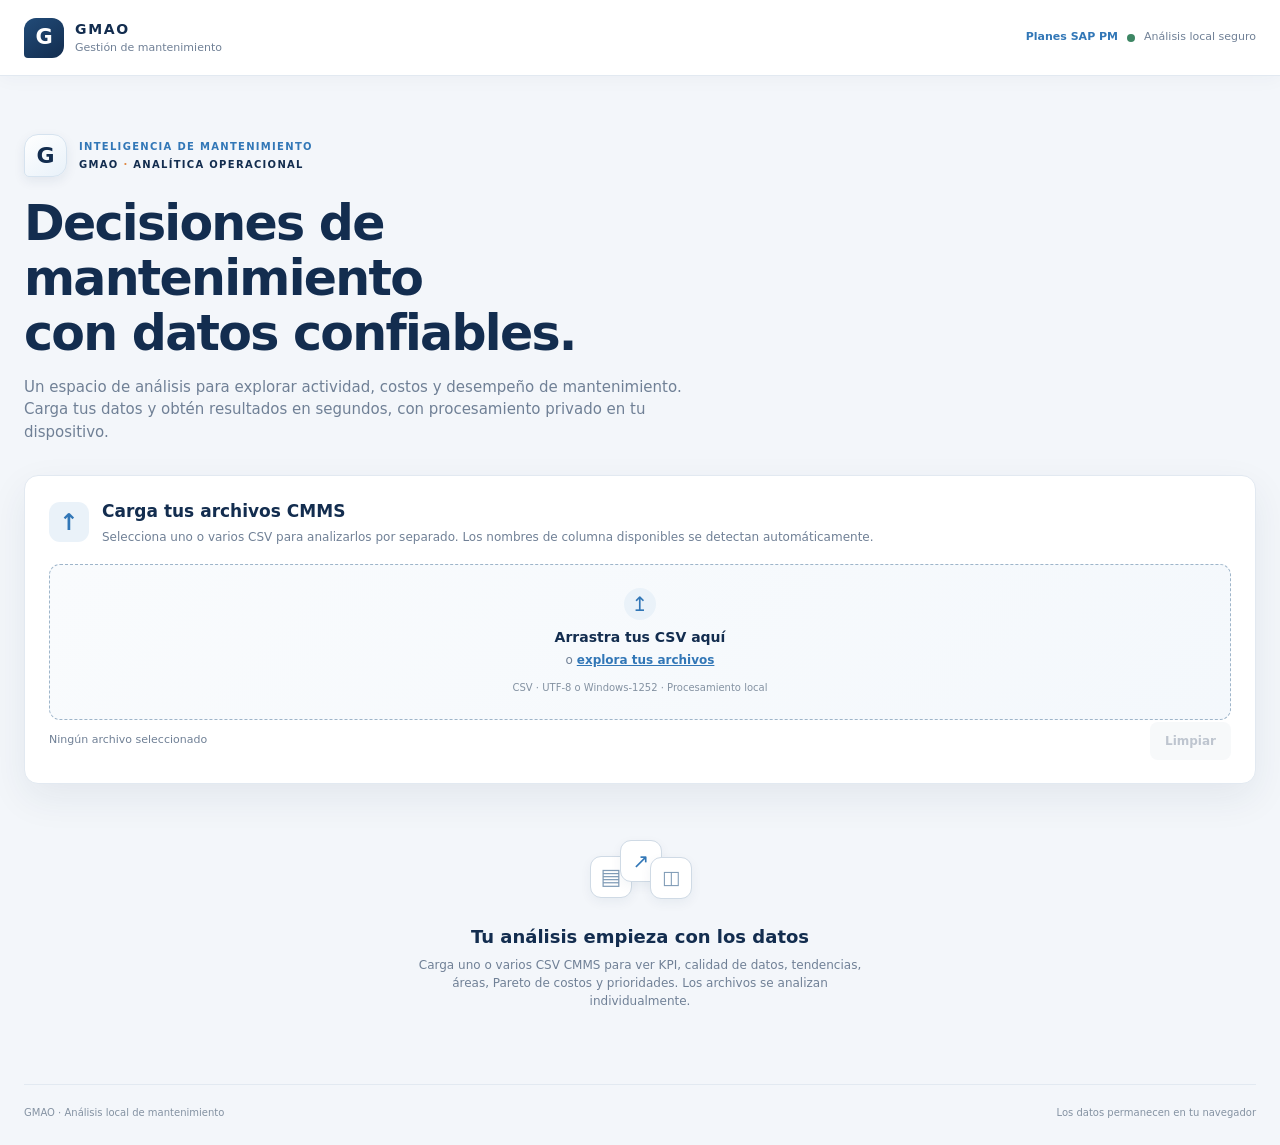
<file: index.html>
<!doctype html>
<html lang="es">
<head>
  <meta charset="utf-8">
  <meta name="viewport" content="width=device-width, initial-scale=1">
  <meta name="theme-color" content="#17365d">
  <meta name="description" content="Aplicación estática para analizar datos CMMS localmente, explorar indicadores y exportar informes PDF.">
  <title>GMAO | Panel de mantenimiento</title>
  <link rel="stylesheet" href="styles.css">
  <script src="app.js" defer></script>
</head>
<body>
  <header class="topbar">
    <a class="brand" href="#" aria-label="GMAO, inicio">
      <span class="brand-mark">G</span>
      <span><strong>GMAO</strong><small>Gestión de mantenimiento</small></span>
    </a>
    <div class="topbar-meta"><a href="planes-pm.html">Planes SAP PM</a><span class="live-dot"></span><span>Análisis local seguro</span></div>
  </header>

  <main class="page-shell">
    <section class="hero">
      <div class="hero-brand"><span class="hero-brand-mark" aria-hidden="true">G</span><span><span class="eyebrow">INTELIGENCIA DE MANTENIMIENTO</span><strong>GMAO <span>·</span> ANALÍTICA OPERACIONAL</strong></span></div>
      <h1>Decisiones de mantenimiento<br class="desktop-break"> con datos confiables.</h1>
      <p>Un espacio de análisis para explorar actividad, costos y desempeño de mantenimiento. Carga tus datos y obtén resultados en segundos, con procesamiento privado en tu dispositivo.</p>
    </section>

    <section class="upload-card panel" aria-labelledby="upload-title">
      <div class="upload-intro">
        <div class="section-icon" aria-hidden="true">↑</div>
        <div>
          <h2 id="upload-title">Carga tus archivos CMMS</h2>
          <p>Selecciona uno o varios CSV para analizarlos por separado. Los nombres de columna disponibles se detectan automáticamente.</p>
        </div>
      </div>
      <label class="dropzone" id="dropzone" for="fileInput">
        <span class="upload-symbol" aria-hidden="true">↥</span>
        <span class="drop-title">Arrastra tus CSV aquí</span>
        <span class="drop-subtitle">o <span class="link-text">explora tus archivos</span></span>
        <span class="file-hint">CSV · UTF-8 o Windows-1252 · Procesamiento local</span>
      </label>
      <input id="fileInput" type="file" accept=".csv,text/csv" multiple>
      <div class="upload-actions">
        <div id="fileList" class="file-list" aria-live="polite">Ningún archivo seleccionado</div>
        <button id="clearButton" class="button button-quiet" type="button" disabled>Limpiar</button>
      </div>
      <div id="loadMessage" class="message" role="status" aria-live="polite"></div>
    </section>

    <section id="dashboard" hidden>
      <div class="dashboard-heading">
        <div>
          <div class="eyebrow">INTELIGENCIA DE MANTENIMIENTO · INFORME DINÁMICO</div>
          <h2>Resumen ejecutivo</h2>
          <p id="datasetSummary" class="muted"></p>
        </div>
        <div class="dashboard-controls">
          <button id="pdfButton" class="button button-primary" type="button" title="Abre la vista de impresión para guardar el informe como PDF">Exportar informe PDF</button>
        </div>
      </div>

      <section class="filter-panel" aria-labelledby="filter-heading">
        <div class="filter-panel-heading"><div><div class="eyebrow">ANÁLISIS SEGMENTADO</div><h3 id="filter-heading">Refinar selección</h3></div><button id="resetFilters" class="button button-quiet" type="button">Restablecer filtros</button></div>
        <div class="filter-grid">
          <label class="filter-field" for="groupFilter"><span>Archivo / grupo</span><select id="groupFilter" aria-label="Filtrar por archivo o grupo"></select></label>
          <label class="filter-field" for="areaFilter"><span>Área</span><select id="areaFilter" aria-label="Filtrar por área"></select></label>
          <label class="filter-field" for="shiftFilter"><span>Turno</span><select id="shiftFilter" aria-label="Filtrar por turno"></select></label>
          <label class="filter-field" for="plannerFilter"><span>Grupo planificador</span><select id="plannerFilter" aria-label="Filtrar por grupo planificador"></select></label>
        </div>
        <p id="activeFilterSummary" class="filter-summary" aria-live="polite"></p>
      </section>

      <div id="warningList" class="notice-stack"></div>
      <section class="quality-card" aria-labelledby="quality-title">
        <div class="chart-heading"><h3 id="quality-title">Calidad y estructura de los datos</h3><span>por archivo cargado</span></div>
        <div class="table-scroll"><table><thead><tr><th>Archivo</th><th>Filas</th><th>OT únicas</th><th>Filas con OT repetida</th><th>OT vacías</th><th>Fechas no válidas</th></tr></thead><tbody id="qualityTable"></tbody></table></div>
      </section>
      <div id="kpiGrid" class="kpi-grid"></div>

      <section class="content-section">
        <div class="section-heading">
          <div><div class="eyebrow">VOLUMEN Y MIX</div><h2>Actividad de mantenimiento</h2></div>
          <p>Órdenes registradas por fecha de inicio y distribución por categoría.</p>
        </div>
        <div class="chart-grid chart-grid-wide">
          <article class="chart-card"><div class="chart-heading"><h3>Evolución mensual</h3><span>OT / mes</span></div><div id="monthlyChart" class="chart-slot"></div></article>
          <article class="chart-card"><div class="chart-heading"><h3>Tipo de mantenimiento</h3><span>órdenes</span></div><div id="maintenanceChart" class="chart-slot"></div></article>
        </div>
        <div class="chart-grid">
          <article class="chart-card"><div class="chart-heading"><h3>Estados de órdenes</h3><span>órdenes</span></div><div id="statusChart" class="chart-slot"></div></article>
          <article class="chart-card"><div class="chart-heading"><h3>Órdenes por clase</h3><span>órdenes</span></div><div id="classChart" class="chart-slot"></div></article>
          <article class="chart-card"><div class="chart-heading"><h3>Órdenes por área</h3><span>órdenes</span></div><div id="areaChart" class="chart-slot"></div></article>
          <article class="chart-card"><div class="chart-heading"><h3>Planificador</h3><span>órdenes</span></div><div id="plannerChart" class="chart-slot"></div></article>
          <article class="chart-card"><div class="chart-heading"><h3>Indicador ABC</h3><span>órdenes</span></div><div id="abcChart" class="chart-slot"></div></article>
          <article class="chart-card"><div class="chart-heading"><h3>Planificación</h3><span>órdenes</span></div><div id="plannedChart" class="chart-slot"></div></article>
        </div>
      </section>

      <section class="content-section">
        <div class="section-heading">
          <div><div class="eyebrow">PARETO DE COSTOS</div><h2>¿Dónde se concentra el gasto?</h2></div>
          <p>Los primeros diez elementos se ordenan por costo total. La curva muestra el porcentaje acumulado del grupo seleccionado.</p>
        </div>
        <div class="chart-grid">
          <article class="chart-card"><div class="chart-heading"><h3>Equipos</h3><span>CLP</span></div><div id="equipmentCostChart" class="chart-slot"></div></article>
          <article class="chart-card"><div class="chart-heading"><h3>Ubicaciones técnicas</h3><span>CLP</span></div><div id="locationCostChart" class="chart-slot"></div></article>
          <article class="chart-card"><div class="chart-heading"><h3>Puestos de trabajo</h3><span>CLP</span></div><div id="workCenterCostChart" class="chart-slot"></div></article>
        </div>
      </section>

      <section class="content-section">
        <div class="section-heading">
          <div><div class="eyebrow">FRECUENCIA Y TIEMPO</div><h2>Prioridades para revisión</h2></div>
          <p>La matriz adapta el enfoque Jack-Knife: frecuencia de órdenes versus downtime medio. Los candidatos requieren revisión técnica.</p>
        </div>
        <div class="chart-grid chart-grid-wide">
          <article class="chart-card"><div class="chart-heading"><h3>Frecuencia y downtime medio</h3><span>OT · horas</span></div><div id="priorityChart" class="chart-slot"></div></article>
          <article class="chart-card"><div class="chart-heading"><h3>Tiempo medio de reparación</h3><span>horas</span></div><div id="mttrChart" class="chart-slot"></div></article>
        </div>
        <div class="table-card">
          <div class="chart-heading"><h3>Top 10 equipos por costo</h3><span id="tableGroupLabel"></span></div>
          <div class="table-scroll"><table><thead><tr><th>Equipo</th><th>OT</th><th>Downtime (h)</th><th>Costo real (CLP)</th></tr></thead><tbody id="topEquipment"></tbody></table></div>
        </div>
      </section>

      <section class="method-note">
        <span class="method-icon" aria-hidden="true">i</span>
        <div><strong>Cómo interpretar</strong><p>El costo y el downtime son medidas observadas, no causas. El MTTR se calcula para órdenes correctivas cerradas con tiempo de reparación positivo. Los registros sin modo de falla no se usan para caracterizar modos. Valida los hallazgos con el equipo responsable antes de tomar decisiones.</p></div>
      </section>
    </section>

    <section class="empty-state" id="emptyState">
      <div class="empty-art" aria-hidden="true"><span>▤</span><span>↗</span><span>◫</span></div>
      <h2>Tu análisis empieza con los datos</h2>
      <p>Carga uno o varios CSV CMMS para ver KPI, calidad de datos, tendencias, áreas, Pareto de costos y prioridades. Los archivos se analizan individualmente.</p>
    </section>

    <section id="printReport" class="print-report" aria-label="Informe ejecutivo imprimible"></section>
  </main>

  <footer class="footer">
    <span>GMAO · Análisis local de mantenimiento</span>
    <span>Los datos permanecen en tu navegador</span>
  </footer>
</body>
</html>
</file>
<file: styles.css>
:root {
  color-scheme: light;
  --navy: #132d4f;
  --blue: #3277b7;
  --blue-light: #eaf2f9;
  --green: #3d8664;
  --orange: #df8a47;
  --ink: #23364d;
  --muted: #708096;
  --line: #e2e9f1;
  --surface: #ffffff;
  --canvas: #f3f6fa;
  --shadow: 0 14px 38px rgba(24, 47, 74, 0.075);
  font-family: "Segoe UI", Inter, system-ui, -apple-system, BlinkMacSystemFont, sans-serif;
}

* { box-sizing: border-box; }

body {
  margin: 0;
  background: var(--canvas);
  color: var(--ink);
  line-height: 1.5;
}

button, input, select { font: inherit; }
button { cursor: pointer; }

.topbar {
  min-height: 76px;
  padding: 0 max(24px, calc((100vw - 1240px) / 2));
  display: flex;
  align-items: center;
  justify-content: space-between;
  background: var(--surface);
  border-bottom: 1px solid var(--line);
  box-shadow: 0 3px 18px rgba(24, 47, 74, .035);
}

.brand {
  display: inline-flex;
  gap: 11px;
  align-items: center;
  color: var(--navy);
  text-decoration: none;
}

.brand-mark {
  width: 40px;
  height: 40px;
  display: grid;
  place-items: center;
  border-radius: 12px 12px 12px 4px;
  background: linear-gradient(145deg, #214b78, #132d4f);
  color: white;
  font-size: 21px;
  font-weight: 800;
}

.brand strong { display: block; letter-spacing: .12em; font-size: 14px; }
.brand small { display: block; color: var(--muted); font-size: 11px; }
.topbar-meta { color: var(--muted); font-size: 11px; display: flex; align-items: center; gap: 9px; }
.topbar-meta a { color: var(--blue); font-weight: 700; text-decoration: none; }
.topbar-meta a:hover { text-decoration: underline; }
.live-dot { width: 8px; height: 8px; background: var(--green); border-radius: 50%; }

.page-shell { width: min(1240px, calc(100% - 48px)); margin: 0 auto; }
.hero { padding: 58px 0 32px; max-width: 760px; }
.hero-brand { display: flex; align-items: center; gap: 12px; }
.hero-brand-mark { width: 43px; height: 43px; display: grid; place-items: center; border: 1px solid #d6e3ef; border-radius: 14px 14px 14px 5px; background: linear-gradient(145deg, #fff, #e8f1f9); color: var(--navy); font-size: 22px; font-weight: 850; box-shadow: 0 4px 12px rgba(23, 54, 93, .08); }
.hero-brand > span:last-child { display: grid; gap: 3px; }
.hero-brand strong { color: var(--navy); font-size: 10px; letter-spacing: .13em; }
.hero-brand strong span { color: var(--orange); }
.eyebrow { color: var(--blue); letter-spacing: .13em; font-size: 10px; font-weight: 800; }
.hero h1 { margin: 20px 0 14px; color: var(--navy); font-size: clamp(32px, 4.2vw, 49px); line-height: 1.12; letter-spacing: -.035em; }
.hero p { margin: 0; max-width: 700px; color: var(--muted); font-size: 15px; }

.panel, .chart-card, .table-card, .kpi-card {
  background: var(--surface);
  border: 1px solid var(--line);
  border-radius: 14px;
}

.upload-card { padding: 23px 24px 17px; box-shadow: var(--shadow); }
.upload-intro { display: flex; align-items: center; gap: 13px; margin-bottom: 18px; }
.section-icon { width: 40px; height: 40px; display: grid; place-items: center; background: var(--blue-light); color: var(--blue); border-radius: 11px; font-size: 23px; font-weight: 700; }
.upload-intro h2 { margin: 0; color: var(--navy); font-size: 17px; }
.upload-intro p { margin: 3px 0 0; font-size: 12px; color: var(--muted); }
.dropzone {
  min-height: 156px;
  border: 1px dashed #9eb5ca;
  border-radius: 11px;
  background: linear-gradient(135deg, #f9fbfd, #f4f8fc);
  display: flex;
  flex-direction: column;
  justify-content: center;
  align-items: center;
  gap: 3px;
  color: var(--muted);
  transition: border-color .15s, background .15s;
  cursor: pointer;
}
.dropzone:hover, .dropzone.is-over { border-color: var(--blue); background: #f0f6fb; }
.upload-symbol { width: 32px; height: 32px; display: grid; place-items: center; border-radius: 50%; color: var(--blue); background: var(--blue-light); font-size: 20px; margin-bottom: 4px; }
.drop-title { color: var(--navy); font-size: 14px; font-weight: 700; }
.drop-subtitle { font-size: 12px; }
.link-text { color: var(--blue); font-weight: 700; text-decoration: underline; }
.file-hint { margin-top: 8px; font-size: 10px; color: #8492a2; }
#fileInput { position: absolute; width: 1px; height: 1px; opacity: 0; pointer-events: none; }
.upload-actions { min-height: 42px; display: flex; justify-content: space-between; align-items: center; gap: 12px; }
.file-list { color: var(--muted); font-size: 11px; overflow-wrap: anywhere; }
.button { min-height: 38px; border: 0; border-radius: 8px; padding: 0 15px; font-size: 12px; font-weight: 700; transition: transform .12s, background .12s; }
.button:hover:not(:disabled) { transform: translateY(-1px); }
.button:disabled { opacity: .45; cursor: not-allowed; }
.button-primary { background: var(--navy); color: white; box-shadow: 0 4px 11px rgba(23, 54, 93, .16); }
.button-primary:hover:not(:disabled) { background: #214a78; }
.button-quiet { color: var(--muted); background: #eef2f5; }
.message { min-height: 4px; font-size: 12px; }
.message.error { padding: 9px 0 0; color: #b83d3d; }
.message.success { padding: 9px 0 0; color: var(--green); }

.empty-state { padding: 56px 20px 74px; text-align: center; }
.empty-art { width: 104px; height: 68px; margin: 0 auto 15px; color: #7f9bb6; position: relative; }
.empty-art span { position: absolute; display: grid; place-items: center; width: 42px; height: 42px; border: 1px solid #cfdae5; border-radius: 11px; background: white; box-shadow: 0 4px 12px #17365d0e; }
.empty-art span:first-child { left: 2px; top: 16px; font-size: 22px; }
.empty-art span:nth-child(2) { left: 32px; top: 0; font-size: 20px; color: var(--blue); }
.empty-art span:last-child { right: 0; top: 17px; font-size: 19px; }
.empty-state h2 { color: var(--navy); font-size: 18px; margin: 0 0 6px; }
.empty-state p { max-width: 480px; color: var(--muted); font-size: 12px; margin: auto; }

#dashboard { padding-bottom: 50px; }
.dashboard-heading { margin: 44px 0 19px; display: flex; align-items: end; justify-content: space-between; gap: 20px; }
.dashboard-heading h2, .section-heading h2 { margin: 4px 0; color: var(--navy); font-size: 23px; letter-spacing: -.02em; }
.muted { margin: 3px 0 0; color: var(--muted); font-size: 12px; }
.dashboard-controls { display: flex; align-items: center; gap: 9px; }
.dashboard-controls label { color: var(--muted); font-size: 11px; font-weight: 700; }
.dashboard-controls select { min-height: 38px; border: 1px solid var(--line); border-radius: 8px; padding: 0 30px 0 10px; background: white; color: var(--ink); font-size: 12px; }
.notice-stack { display: grid; gap: 7px; margin: 13px 0; }
.notice { padding: 10px 13px; border: 1px solid #f1d8ad; background: #fff9ef; color: #77551f; border-radius: 8px; font-size: 11px; }
.filter-panel { margin: 18px 0 15px; padding: 18px 20px 12px; border: 1px solid #dfe7ef; border-radius: 14px; background: linear-gradient(115deg, #fff 35%, #f6f9fc); box-shadow: 0 5px 18px rgba(24, 47, 74, .035); }
.filter-panel-heading { display: flex; align-items: center; justify-content: space-between; gap: 14px; margin-bottom: 14px; }
.filter-panel-heading h3 { margin: 3px 0 0; color: var(--navy); font-size: 16px; }
.filter-grid { display: grid; grid-template-columns: repeat(4, minmax(0, 1fr)); gap: 12px; }
.filter-field { display: grid; gap: 6px; color: #53667c; font-size: 10px; font-weight: 750; }
.filter-field select { min-width: 0; width: 100%; height: 40px; padding: 0 12px; border: 1px solid #d9e2ec; border-radius: 8px; background-color: white; color: var(--ink); font-size: 12px; font-weight: 500; }
.filter-field select:focus { border-color: var(--blue); outline: 3px solid rgba(50, 119, 183, .12); }
.filter-field select:disabled { background: #f1f4f7; color: #99a6b5; }
.filter-summary { margin: 10px 0 0; color: var(--muted); font-size: 10px; }
.quality-card { overflow: hidden; margin: 15px 0; padding: 16px 17px 0; background: var(--surface); border: 1px solid var(--line); border-radius: 14px; box-shadow: 0 4px 16px rgba(24, 47, 74, .025); }
.quality-card .table-scroll { margin-top: 9px; }
.quality-card table { min-width: 720px; }
.quality-card td:not(:first-child), .quality-card th:not(:first-child) { text-align: right; }
.kpi-grid { display: grid; grid-template-columns: repeat(4, 1fr); gap: 12px; }
.kpi-card { min-height: 104px; padding: 15px 16px; box-shadow: 0 3px 12px rgba(24, 47, 74, .025); }
.kpi-label { color: var(--muted); font-size: 10px; font-weight: 700; letter-spacing: .04em; text-transform: uppercase; }
.kpi-value { color: var(--navy); margin-top: 8px; font-size: clamp(19px, 2vw, 25px); font-weight: 750; letter-spacing: -.03em; }
.kpi-detail { margin-top: 4px; color: #8b98a6; font-size: 10px; }

.content-section { margin-top: 40px; }
.section-heading { display: flex; align-items: end; justify-content: space-between; gap: 20px; margin-bottom: 14px; }
.section-heading p { max-width: 390px; margin: 0; text-align: right; color: var(--muted); font-size: 11px; }
.chart-grid { display: grid; grid-template-columns: repeat(2, minmax(0, 1fr)); gap: 13px; margin-bottom: 13px; }
.chart-grid-wide { grid-template-columns: repeat(2, minmax(0, 1fr)); }
.chart-card { min-width: 0; padding: 16px 17px 12px; box-shadow: 0 4px 16px rgba(24, 47, 74, .025); }
.chart-card, .table-card, .kpi-card { transition: border-color .18s ease, box-shadow .18s ease, transform .18s ease; }
.chart-card:hover, .table-card:hover, .kpi-card:hover { border-color: #d2dfeb; box-shadow: 0 9px 24px rgba(24, 47, 74, .065); }
.chart-heading { display: flex; justify-content: space-between; align-items: baseline; gap: 9px; }
.chart-heading h3 { margin: 0; color: var(--navy); font-size: 13px; }
.chart-heading span { color: #8795a4; font-size: 10px; }
.chart-slot { min-height: 190px; margin-top: 10px; overflow: hidden; }
.chart-slot svg { display: block; width: 100%; height: auto; min-height: 170px; }
.chart-empty { min-height: 170px; display: grid; place-items: center; color: #8b98a6; font-size: 12px; }
.chart-svg text { fill: #586a7d; font-family: "Segoe UI", sans-serif; font-size: 10px; }
.chart-svg .axis { stroke: #dbe3ea; stroke-width: 1; }
.chart-svg .gridline { stroke: #edf1f5; stroke-width: 1; }
.chart-svg .value-label { fill: #334155; font-size: 9px; }
.chart-svg .title-label { fill: #17365d; font-weight: 700; font-size: 11px; }
.chart-svg .median-line { stroke: #ed7d31; stroke-width: 1.3; stroke-dasharray: 5 4; }

.table-card { overflow: hidden; margin-top: 13px; padding: 16px 17px 0; }
.table-scroll { overflow: auto; }
table { width: 100%; border-collapse: collapse; text-align: left; font-size: 11px; }
th { padding: 12px 10px; color: #7b8998; font-size: 9px; text-transform: uppercase; letter-spacing: .06em; border-bottom: 1px solid var(--line); }
td { padding: 11px 10px; color: var(--ink); border-bottom: 1px solid #edf1f5; }
tbody tr:last-child td { border-bottom: 0; }
td:not(:first-child), th:not(:first-child) { text-align: right; font-variant-numeric: tabular-nums; }

.method-note { display: flex; gap: 12px; padding: 15px 16px; border: 1px solid #dce8f2; background: #f2f7fb; border-radius: 10px; margin-top: 18px; }
.method-icon { width: 21px; height: 21px; flex: 0 0 auto; display: grid; place-items: center; border-radius: 50%; color: white; background: var(--blue); font-size: 12px; font-weight: 800; font-family: Georgia, serif; }
.method-note strong { font-size: 11px; color: var(--navy); }
.method-note p { margin: 3px 0 0; color: #5c6c7d; font-size: 10px; }
.footer { width: min(1240px, calc(100% - 48px)); margin: 0 auto; padding: 20px 0 25px; border-top: 1px solid var(--line); display: flex; justify-content: space-between; color: #8492a2; font-size: 10px; }

.print-report { display: none; }

@media (max-width: 900px) {
  .kpi-grid { grid-template-columns: repeat(2, 1fr); }
  .filter-grid { grid-template-columns: repeat(2, minmax(0, 1fr)); }
  .chart-grid { grid-template-columns: 1fr; }
  .section-heading { align-items: start; flex-direction: column; gap: 4px; }
  .section-heading p { text-align: left; }
  .dashboard-heading { align-items: start; flex-direction: column; }
  .dashboard-controls { width: 100%; flex-wrap: wrap; }
  .filter-grid { grid-template-columns: repeat(2, minmax(0, 1fr)); }
}

@media (max-width: 560px) {
  .topbar { height: 64px; padding: 0 18px; }
  .topbar-meta { font-size: 0; }
  .topbar-meta a { font-size: 10px; white-space: nowrap; }
  .topbar-meta .live-dot { width: 9px; height: 9px; }
  .page-shell, .footer { width: calc(100% - 32px); }
  .hero { padding: 38px 0 23px; }
  .hero h1 { font-size: 35px; }
  .desktop-break { display: none; }
  .upload-card { padding: 18px 15px 12px; }
  .upload-intro p { max-width: 250px; }
  .dropzone { min-height: 145px; }
  .dashboard-controls select { flex: 1; }
  .dashboard-controls .button { width: 100%; }
  .filter-panel { padding: 15px 13px 10px; }
  .filter-grid { grid-template-columns: 1fr; }
  .filter-panel-heading { align-items: flex-start; }
  .filter-panel-heading .button { padding: 0 10px; }
  .kpi-grid { gap: 8px; }
  .kpi-card { min-height: 94px; padding: 12px; }
  .kpi-value { font-size: 19px; }
  .chart-card { padding: 13px 12px 9px; }
  .footer { gap: 10px; flex-direction: column; }
}

@media print {
  @page { size: A4; margin: 14mm 13mm 16mm; }
  body { background: white; color: #26364a; -webkit-print-color-adjust: exact; print-color-adjust: exact; }
  .topbar, .hero, .upload-card, #dashboard, .empty-state, .footer { display: none !important; }
  .page-shell { width: 100%; margin: 0; }
  .print-report { display: block !important; }
  .report-cover { position: relative; min-height: 265mm; overflow: hidden; display: flex; flex-direction: column; justify-content: center; padding: 22mm 18mm; border-radius: 4mm; color: white; background: linear-gradient(145deg, #102844 0%, #173e68 62%, #245787 100%); page-break-after: always; }
  .report-cover::after { position: absolute; right: -35mm; top: -30mm; width: 115mm; height: 115mm; border: 1px solid rgba(255,255,255,.12); border-radius: 50%; box-shadow: 0 0 0 14mm rgba(255,255,255,.035), 0 0 0 30mm rgba(255,255,255,.025); content: ""; }
  .report-cover-brand { position: absolute; top: 17mm; left: 18mm; display: flex; align-items: center; gap: 4mm; z-index: 1; }
  .report-brand-mark { width: 13mm; height: 13mm; display: grid; place-items: center; border: 1px solid rgba(255,255,255,.5); border-radius: 3mm 3mm 3mm 1mm; color: white; font-size: 20pt; font-weight: 800; }
  .report-cover-brand strong, .report-cover-brand small { display: block; }
  .report-cover-brand strong { font-size: 12pt; letter-spacing: .16em; }
  .report-cover-brand small { margin-top: 1mm; color: #bfd5e9; font-size: 6pt; letter-spacing: .13em; }
  .report-cover-kicker { margin: 0 0 8mm; color: #d1e4f5; font-size: 8pt; font-weight: 800; letter-spacing: .16em; }
  .report-cover h1 { position: relative; z-index: 1; max-width: 165mm; margin: 0 0 7mm; color: white; font-size: 32pt; line-height: 1.12; letter-spacing: -.025em; }
  .report-cover-subtitle { max-width: 145mm; margin: 0; color: #d9e6f2; font-size: 12pt; line-height: 1.6; }
  .report-cover-meta { display: flex; gap: 19mm; margin-top: 21mm; }
  .report-cover-meta span, .report-cover-meta strong { display: block; }
  .report-cover-meta span { margin-bottom: 2mm; color: #b6cee3; font-size: 7pt; font-weight: 700; letter-spacing: .13em; }
  .report-cover-meta strong { color: white; font-size: 11pt; }
  .report-rule { width: 100%; height: 1px; margin: 12mm 0 5mm; background: rgba(255,255,255,.35); }
  .report-cover .report-source { position: relative; z-index: 1; margin: 0; color: #c4d7e8; font-size: 8pt; }
  .report-cover-note { position: absolute; right: 18mm; bottom: 14mm; left: 18mm; padding-top: 4mm; border-top: 1px solid rgba(255,255,255,.2); color: #d5e1ec; font-size: 7pt; }
  .report-section { page-break-before: always; }
  .report-section-kicker { margin-bottom: 2mm; color: #3277b7; font-size: 7pt; font-weight: 800; letter-spacing: .15em; }
  .report-section h2 { color: #17365d; font-size: 19pt; border-bottom: 2px solid #2f75b5; padding-bottom: 3mm; margin: 0 0 5mm; }
  .report-section h3 { color: #17365d; font-size: 12pt; margin: 6mm 0 2mm; }
  .report-section p, .report-section li { font-size: 9pt; line-height: 1.5; }
  .report-lead { color: #53667c; }
  .report-kpis { display: grid; grid-template-columns: repeat(3, 1fr); gap: 3mm; margin: 5mm 0; }
  .report-kpi { padding: 3.5mm; background: linear-gradient(145deg, #f7f9fc, #edf3f8); border: 1px solid #dce5ed; border-radius: 2mm; }
  .report-kpi span { display: block; color: #68788b; font-size: 8pt; }
  .report-kpi strong { display: block; margin-top: 2mm; color: #17365d; font-size: 14pt; }
  .report-highlights { display: grid; grid-template-columns: repeat(3, 1fr); gap: 3mm; margin: 4mm 0 6mm; }
  .report-highlights article { min-width: 0; padding: 3.5mm; border-left: 2px solid #3277b7; background: #f5f8fb; }
  .report-highlights span, .report-highlights strong, .report-highlights small { display: block; }
  .report-highlights span { color: #77879a; font-size: 6pt; font-weight: 800; letter-spacing: .08em; }
  .report-highlights strong { overflow-wrap: anywhere; margin: 2mm 0 1mm; color: #17365d; font-size: 13pt; }
  .report-highlights small { color: #68788b; font-size: 7pt; }
  .report-table-wrap { overflow: visible; }
  .report-table { width: 100%; border-collapse: collapse; font-size: 7pt; }
  .report-table th, .report-table td { padding: 2mm; text-align: left; border: 1px solid #dce5ed; }
  .report-chart-grid { display: grid; grid-template-columns: 1fr 1fr; gap: 4mm; align-items: start; }
  .report-chart { min-width: 0; padding: 2.5mm; border: 1px solid #e3e9ef; border-radius: 2mm; break-inside: avoid; }
  .report-chart h3 { margin: 0 0 2mm; font-size: 10pt; }
  .report-chart svg { width: 100%; height: auto; }
  .report-note { padding: 4mm; background: #f2f7fb; border-left: 3px solid #2f75b5; }
  .report-section:not(:first-child) { color: #273b52; }
  .report-section:last-child li { margin: 2mm 0; }
  .report-section::after { display: block; margin-top: 7mm; padding-top: 2mm; border-top: 1px solid #e3e9ef; color: #8291a1; font-size: 6pt; letter-spacing: .07em; content: "GMAO  ·  INFORME DE MANTENIMIENTO  ·  USO INTERNO"; }
}
</file>
